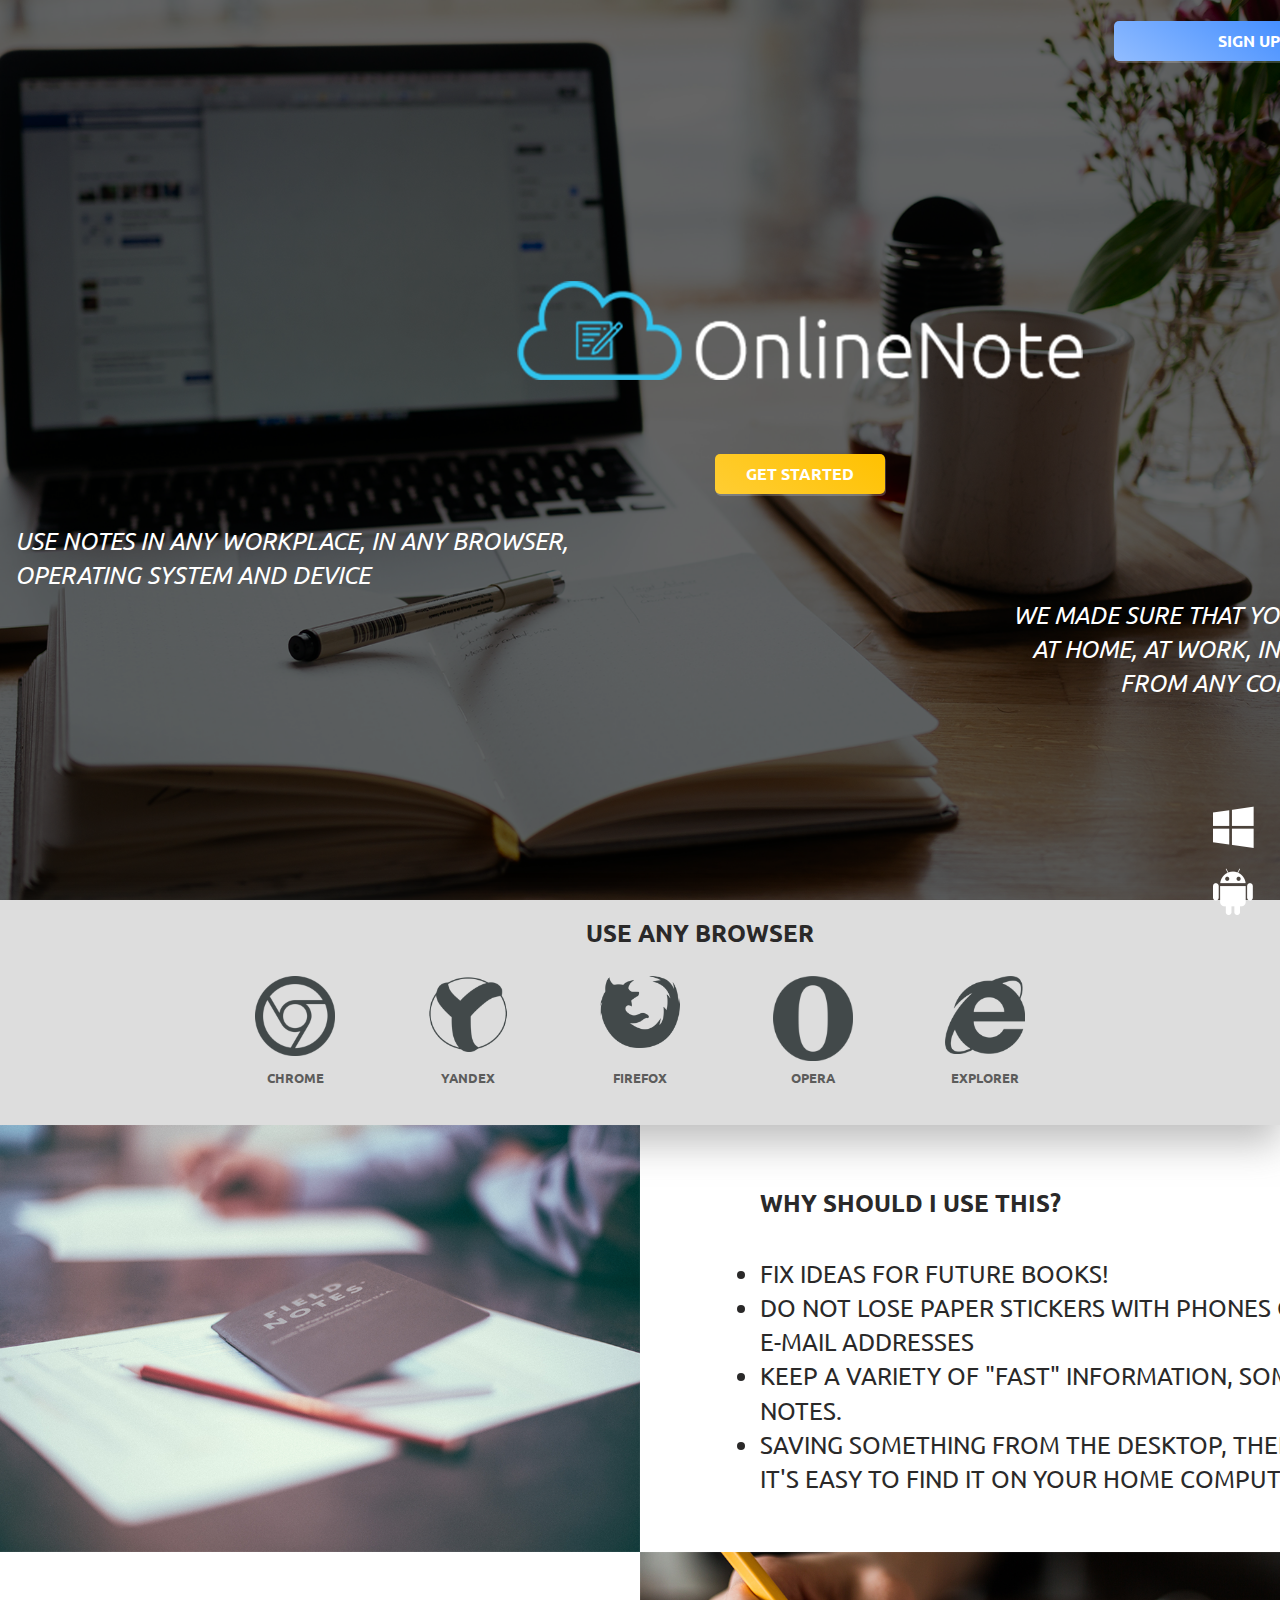
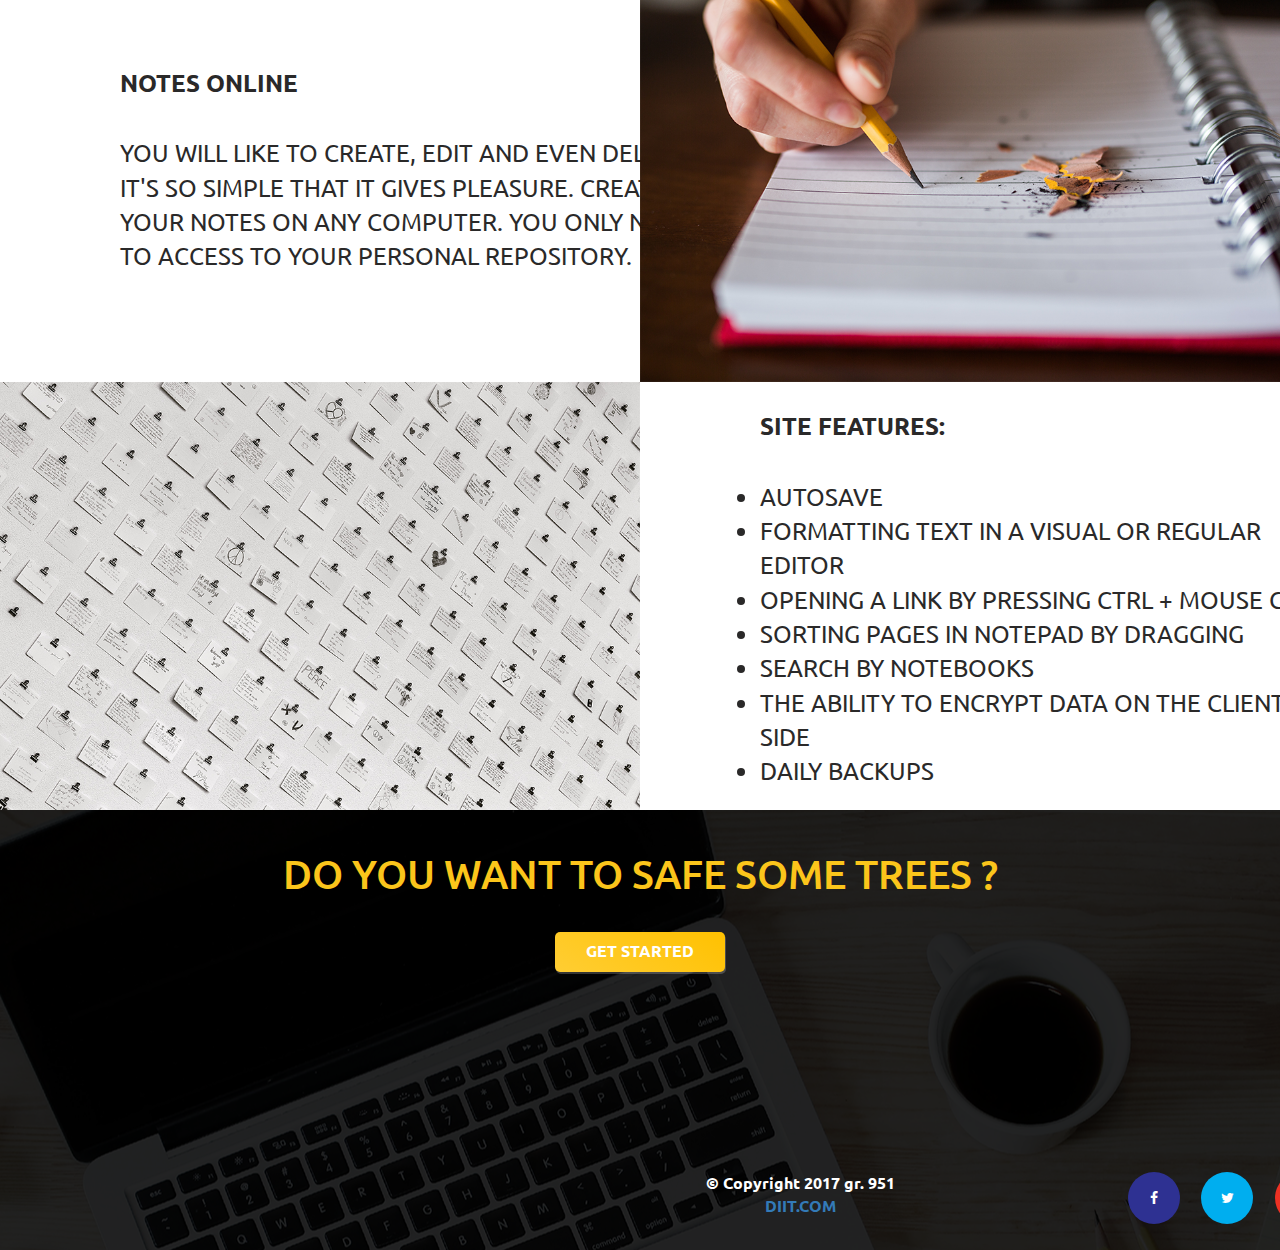
<file: templates/index.html>
<!DOCTYPE html>
<html lang="en">
<head>
	<meta charset="UTF-8"/>
	<title>OnlineNote</title>

	<meta name="viewport" content="width=device-width, initial-scale=1.0"/>
	<!--fonts-->
	<link href="https://fonts.googleapis.com/css?family=Ubuntu:300,400,500,700" rel="stylesheet"/>
	<!--logo-->
	<link rel="shortcut icon" href="/static/img/left-wheel.png" type="image/png"/>
	<!--icons-->
	<link rel="stylesheet" href="/static/font-awesome/css/font-awesome.min.css"/>
	<!-- Bootstrap -->
	<link href="/static/css/bootstrap.min.css" rel="stylesheet"/>
	<!-- CSS - main -->
	<link href="/static/css/main.css" rel="stylesheet" type="text/css"/>
	<!-- CSS - responsive -->
	<link rel="stylesheet" type="text/css" href="/static/css/responsive.css"/>
</head>
<body>

<header>
	<div class="opacity60">
		<div class="container">
			<div class="navbarTop">
				<a href="/registration">
					<div class="logUp">
						<span>SIGN UP</span>
					</div>
				</a>
				<a href="#" onclick="document.getElementById('id01').style.display='block'">
					<div class="logIn">
						<span>SIGN IN</span>
					</div>

				</a>

			</div>
			<div class="logo"><img src="/static/img/Logo.png" alt="no_uploaded_photo"/></div>
			<div class="getStarted"><a href="#">
				<div class="logIn">
					<span>GET STARTED</span>
				</div>

			</a></div>
			<div class="leftText"><span>Use notes in any workplace, in any browser, operating system and device</span>
			</div>
			<div class="rightText"><span>We made sure that you could view your NOTES at home, at work, in transport, on vacation, from any computer, phone or tablet.</span>
			</div>
			<div class="platformIcons"><img src="/static/img/os.png" alt="no_uploaded_photo"/></div>
		</div>
	</div>
</header>
<div class="browsersSection">
	<div class="wrap">
		<h3>Use any browser</h3>
		<div class="allBrowsers">
			<div class="browserItem"><img src="/static/img/cr.png" alt="no_uploaded_photo"/><span>Chrome</span></div>
			<div class="browserItem"><img src="/static/img/YAndeks.png" alt="no_uploaded_photo"/><span>Yandex</span>
			</div>
			<div class="browserItem"><img src="/static/img/mozilla.png" alt="no_uploaded_photo"/><span>Firefox</span>
			</div>
			<div class="browserItem"><img src="/static/img/opera3.png" alt="no_uploaded_photo"/><span>Opera</span></div>
			<div class="browserItem"><img src="/static/img/internet9.png" alt="no_uploaded_photo"/><span>Explorer</span>
			</div>
		</div>
	</div>
</div>
<div class="content">
	<div class="contentItem">
		<img src="/static/img/contentItem1.png" alt="no_uploaded_photo"/>
		<div class="text">
			<h3>Why should I use this?</h3>
			<ul>
				<li>FIX IDEAS FOR FUTURE BOOKS!</li>
				<li>DO NOT LOSE PAPER STICKERS WITH PHONES OR E-MAIL ADDRESSES</li>
				<li>KEEP A VARIETY OF "FAST" INFORMATION, SOME NOTES.</li>
				<li>SAVING SOMETHING FROM THE DESKTOP, THEN IT'S EASY TO FIND IT ON YOUR HOME COMPUTER!</li>

			</ul>
		</div>
	</div>
	<div class="contentItem">
		<img src="/static/img/contentItem2.png" alt="no_uploaded_photo"/>
		<div class="text">
			<h3>Notes online</h3>
			<p>
				You will like to create, edit and even delete notes.
				It's so simple that it gives pleasure. Create and use
				your notes on any computer. You only need internet
				to access to your personal repository.

			</p>
		</div>
	</div>
	<div class="contentItem">
		<img src="/static/img/contentItem3.png" alt="no_uploaded_photo"/>
		<div class="text">
			<h3>Site features:</h3>
			<ul>
				<li>Autosave</li>
				<li>Formatting text in a visual or regular editor</li>
				<li>Opening a link by pressing Ctrl + mouse click</li>
				<li>Sorting pages in notepad by dragging</li>
				<li>Search by notebooks</li>
				<li>The ability to encrypt data on the client side</li>
				<li>Daily backups</li>

			</ul>
		</div>
	</div>

</div>
<div class="footer">
	<div class="opacity60">
		<h1>DO YOU WANT TO SAFe SOME TREES ?</h1>
		<div class="getStarted"><a href="#">
			<div class="logIn">
				<span>GET STARTED</span>
			</div>

		</a></div>
		<div class="about">
			<div class="who">&copy; Copyright 2017 gr. 951<br/>
				<a href="#">DIIT.COM</a>
			</div>
			<div class="socialButtons">
				<a href="">
					<i class="fa fa-facebook"></i>
				</a>
				<a href="">
					<i class="fa fa-twitter"></i>
				</a>
				<a href="">
					<i class="fa fa-youtube-play"></i>
				</a>
				<a href="">
					<i class="fa fa-linkedin"></i>
				</a>
			</div>
		</div>
	</div>
</div>

<div id="id01" class="modal">
  <span onclick="document.getElementById('id01').style.display='none'"
		class="close" title="Close Modal">&times;</span>

	<!-- Modal Content -->
	<form class="modal-content animate" id="form_auth">
		<div class="container">
			<label><b>Username</b></label>
			<input type="text" placeholder="Enter Username" name="login" required>
			<br>
			<label><b>Password</b></label>
			<input type="password" placeholder="Enter Password" name="password" required>
			<br>
			<button type="submit">Login</button>
		</div>

		<div class="container" style="background-color:#f1f1f1">
			<button type="button" onclick="document.getElementById('id01').style.display='none'" class="cancelbtn">
				Cancel
			</button>
		</div>
	</form>
</div>
<!-- jQuery (necessary for Bootstrap's JavaScript plugins) -->
<script src="https://ajax.googleapis.com/ajax/libs/jquery/1.12.4/jquery.min.js"></script>
<!-- Include all compiled plugins (below), or include individual files as needed -->
<script src="/static/js/bootstrap.min.js"></script>
<script>
	// Get the modal
	var modal = document.getElementById('id01');

	// When the user clicks anywhere outside of the modal, close it
	window.onclick = function (event) {
		if (event.target === modal) {
			modal.style.display = "none";
		}
	};

	$(document).ready(function () {
		$('#form_auth').on('submit', function (e) {
			e.preventDefault();
			$.ajax({
				url: '/ajax/auth',
				method: 'POST',
				data: $(this).serializeArray()
			}).done(function (data) {
				if (data.result) {
					window.location.href='/dash'
				} else {
					alert('Invalid password');
				}
			}).fail(function (e) {
				alert('FAIL');
			});
		});
	});
</script>
</body>
</html>
</file>
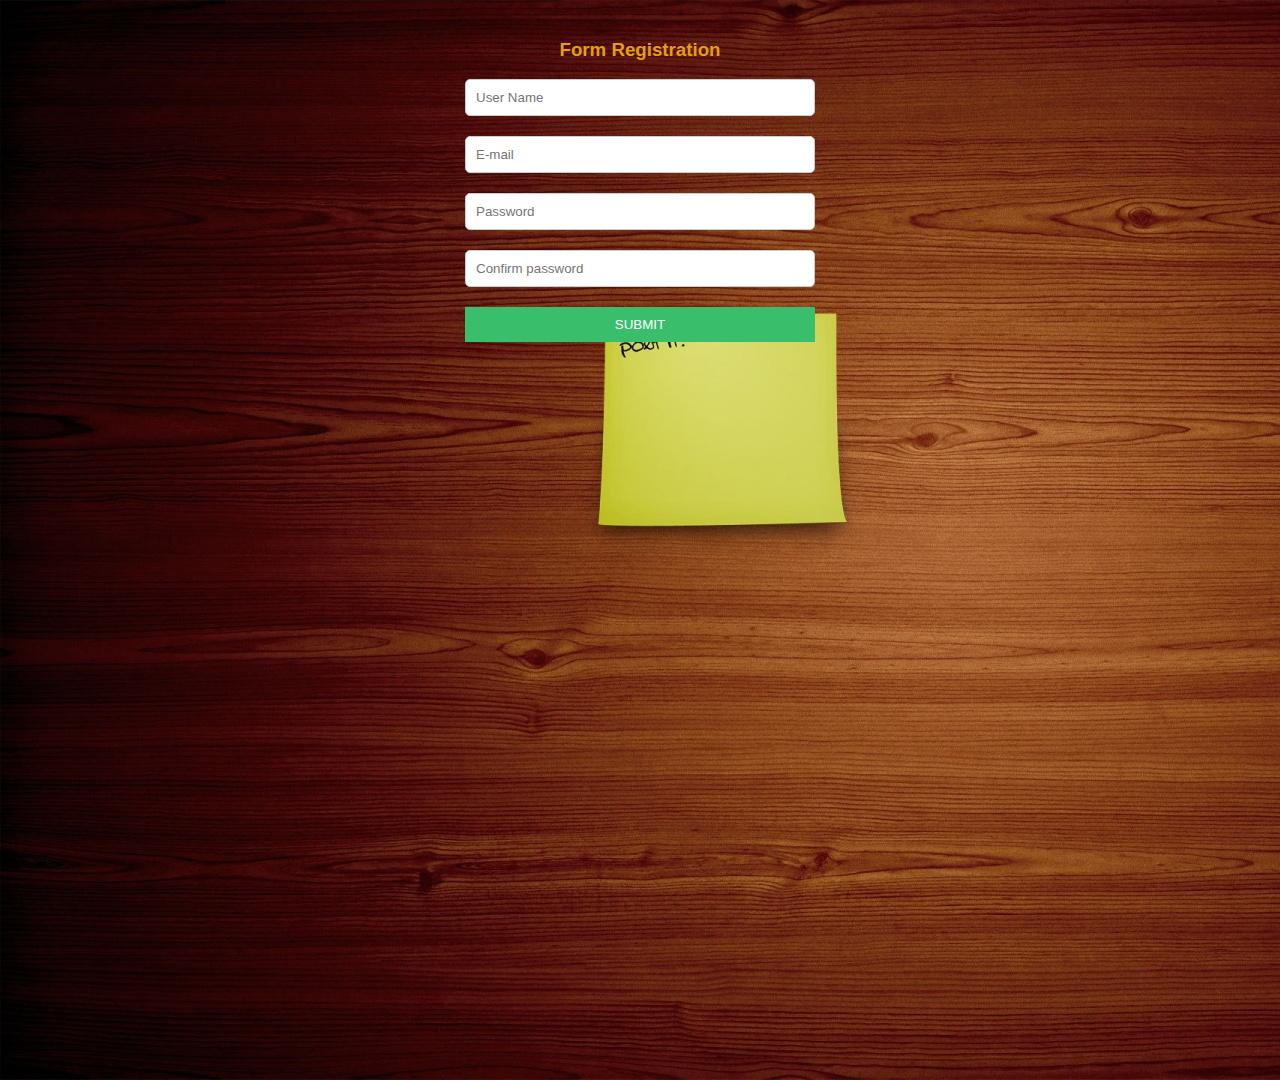
<file: templates/registration.html>
<!DOCTYPE html>
<html lang="en">
<head>
	<title>Form registration</title>
    <meta charset="UTF-8">
	<!-- CSS - Registration -->
    <link rel="stylesheet" href="/static/css/registration.css">
</head>
<body>


<div id="main">
	<div id="registration">
		<div class="container">
			<h3 class="form-title">Form Registration</h3>

			<form action="/registration" method="POST" class="form" id="js-register-form">
				<div class="message js-form-message"></div>
				<div class="form-group">
					<input type="text" placeholder="User Name" name="form_name" class="form-input">
				</div>
				<div class="form-group">
					<input type="email" placeholder="E-mail" name="form_email" class="form-input">
				</div>
				<div class="form-group">
					<input type="password" placeholder="Password" name="form_pswd1" id="form_pswd1" class="form-input">
				</div>
				<div class="form-group">
					<input type="password" placeholder="Confirm password" name="form_pswd2" class="form-input">
				</div>
				<div class="form-group">
					<button type="submit" class="form-btn">Submit</button>
				</div>
			</form>

		</div>
	</div>
</div>

<!-- jQuery -->
<script src="/static/bower_components/jquery/dist/jquery.min.js"></script>
<script src="/static/bower_components/jquery-validation/dist/jquery.validate.min.js"></script>
<script src="/static/js/custom.js"></script>


</body>
</html>
</file>
<file: static/css/main.css>
/*===========main styles=======*/
* {
	margin: 0;
	padding: 0;
	box-sizing: border-box;
	font-family: Ubuntu, Arial, sans-serif;
	/*border: 1px solid black;*/
	color: white;

}

.container {
	width: 1600px;
	margin: 0 auto;
	height: 100%;

}

.clearfix:after {
	content: '';
	display: table;
	width: 100%;
	clear: both;
}

h1 {

}

.fontSize10px {
	font-size: 10px;
}

h3 {
	font-size: 24px;
	font-weight: bold;
	text-transform: uppercase;
	color: #2a2929;
}

/*=========header==============*/

header {
	width: 100%;
	height: 100vh;
	background: rgb(92, 92, 92) url('../img/header-bg.png') no-repeat center top/cover;
}

.opacity60 {
	background-color: rgba(0, 0, 0, 0.6);
	width: 100%;
	height: 100vh;
}

.navbarTop {
	display: flex;
	justify-content: flex-end;

	padding-top: 21px;
	width: 100%;
}

.container a {
	text-decoration: none;
}

.logUp, .logIn {

	display: flex;
	justify-content: center;
	align-items: center;
	font-size: 16px;
	font-weight: bold;
	border-radius: 5px;
	height: 40px;
	transition: 1s;
	margin-left: 31px;

}

.logUp {

	box-shadow: 1px 2px 0px 0px rgba(255, 255, 255, 0.2);
	width: 270px;
	background: linear-gradient(-147deg, rgb(35, 122, 255), rgba(255, 255, 255, 0.5));
	background-color: rgb(35, 122, 255);

}

.logIn {

	box-shadow: 1px 2px 0px 0px rgba(255, 255, 255, 0.2);
	width: 170px;
	font-size: 16px;
	background: linear-gradient(-147deg, rgb(255, 193, 0.9), rgba(255, 255, 255, 0.2));
	background-color: rgb(255, 193, 0);
}

.logUp:hover, .logIn:hover {
	box-shadow: 20px 20px 0px 0px rgba(255, 255, 255, 0.2);

}

.logo {
	width: 100%;
	margin-top: 220px;
	display: flex;
	justify-content: center;
}

.logo img {

	margin: 0 auto;
}

.getStarted {
	margin-top: 74px;
	display: flex;
	justify-content: center;
}

.getStarted a .logIn {
	margin: 0;
}

.leftText {
	margin-top: 30px;
	width: 595px;
	display: flex;
	justify-content: flex-start;
	font-size: 24px;
	font-style: italic;
	text-transform: uppercase;
}

.rightText {
	margin-top: 5px;
	width: 100%;
	display: flex;
	justify-content: flex-end;
	font-size: 24px;
	font-style: italic;
	text-transform: uppercase;
}

.rightText span {
	width: 595px;
	text-align: right;
}

.platformIcons {
	width: 100%;
	display: flex;
	justify-content: flex-end;
	padding-right: 100px;
	padding-top: 100px;
}

/******** BROWSERS *******/
.browsersSection {
	background-color: #dddddd;
	width: 100%;
	height: 225px;
	display: flex;
	justify-content: center;
	box-shadow: 0px 18px 36.63px 0.37px rgba(134, 134, 134, 0.55);
}

.wrap {
	width: 770px;
}

.wrap h3 {
	text-align: center;
}

.allBrowsers {
	padding-top: 20px;
	width: 100%;
	display: flex;
	justify-content: space-between;
}

.browserItem {
	width: 80px;
	display: flex;
	flex-direction: column;
	justify-content: space-between;
	height: 110px;
}

.browserItem span {
	text-transform: uppercase;
	width: 80px !important;
	font-size: 12.5px;
	font-weight: bold;
	text-align: center;
	color: #5c5c5b;
}

.browserItem img {
	width: 100%;
}

/*CONTENT*/
.contentItem {
	width: 100%;
	display: flex;
	align-items: center;
	margin: auto 0;
}

.contentItem img {
	width: 50%;
}

.contentItem .text {
	width: 50%;

}

.contentItem h3 {
	margin-bottom: 40px;
}

.contentItem ul {
	width: 697px;
	color: #2a2929;
	text-transform: uppercase;
	font-size: 24px;
}

.contentItem ul li {
	color: #2a2929;
	text-transform: uppercase;
}

.contentItem ul li, h3 {
	margin-left: 120px;
}

.contentItem:nth-child(2n) {
	flex-direction: row-reverse;
}

.contentItem:nth-child(2n) p {
	color: #2a2929;
	text-transform: uppercase;
	font-size: 24px;
	width: 697px;
	margin-left: 120px;
}

/*****FOOOTER****/
.footer {
	width: 100%;
	height: 440px;
	background: rgb(92, 92, 92) url('../img/foote-bg.png') no-repeat center center;
	display: flex;
	justify-content: center;
}

.footer .opacity60 {
	height: 100%;
	background-color: rgba(0, 0, 0, 0.85);
}

.footer h1 {
	font-size: 40px;
	color: #fbc51b;
	text-align: center;
	text-transform: uppercase;
	margin-top: 42px;
	margin-bottom: 0;
}

.footer .getStarted {
	margin-top: 36px;
}

.footer .getStarted a {
	text-decoration: none;
}

.about {

	width: 1600px;
	margin: 0px auto;
	margin-top: 200px;
	display: flex;
	position: relative;
}

.who {
	width: 100%;
	text-align: center;
	font-size: 16px;
	font-weight: bold;
}

.socialButtons {
	position: absolute;
	right: 200px;
	top: 0;
}

.socialButtons {
	width: 272px;

	display: flex;
	justify-content: space-between;
}

.socialButtons i {
	width: 52px;
	height: 52px;
	border-radius: 100%;
	/*background-color: #000;*/
	text-align: center;
	line-height: 52px;
}

.socialButtons .fa-facebook {
	background-color: #2e3192;
}

.socialButtons .fa-twitter {
	background-color: #00aeef;
}

.socialButtons .fa-youtube-play {
	background-color: #ed3123;
}

.socialButtons .fa-linkedin {
	background-color: #171a8f;
}

/*=========================*/

/* Bordered form */
#id01 form {
	border: 3px solid #f1f1f1;
}

#id01 *:not(button) {
	color: black !important;
}

/* Full-width inputs */
#id01 input[type=text],#id01 input[type=password] {
	width: 70%;
	padding: 12px 20px;
	margin: 8px 0 8px 20px;
	display: inline-block;
	border: 1px solid #ccc;
	box-sizing: border-box;
}

/* Set a style for all buttons */
#id01 button {
	background-color: #4CAF50;
	color: white;
	padding: 14px 20px;
	margin: 8px 0;
	border: none;
	cursor: pointer;
	width: 100%;
}

/* Add a hover effect for buttons */
#id01 button:hover {
	opacity: 0.8;
}

/* Extra style for the cancel button (red) */
#id01 .cancelbtn {
	width: auto;
	padding: 10px 18px;
	background-color: #f44336;
}

/* Center the avatar image inside this container */
#id01 .imgcontainer {
	text-align: center;
	margin: 24px 0 12px 0;
}


/* Add padding to containers */
#id01 .container {
	padding: 16px;
	width: 100%;
}

/* The "Forgot password" text */
#id01 span.psw {
	float: right;
	padding-top: 16px;
}

/* The Modal (background) */
#id01.modal {
	display: none; /* Hidden by default */
	position: fixed; /* Stay in place */
	z-index: 1; /* Sit on top */
	left: 0;
	top: 0;
	width: 100%; /* Full width */
	height: 100%; /* Full height */
	overflow: auto; /* Enable scroll if needed */
	background-color: rgb(0, 0, 0); /* Fallback color */
	background-color: rgba(0, 0, 0, 0.4); /* Black w/ opacity */
	padding-top: 60px;
}

/* Modal Content/Box */
#id01 .modal-content {
	background-color: #fefefe;
	margin: 5px auto; /* 15% from the top and centered */
	border: 1px solid #888;
	width: 40%; /* Could be more or less, depending on screen size */
}

/* The Close Button */
#id01 .close {
	/* Position it in the top right corner outside of the modal */
	position: absolute;
	right: 25px;
	top: 0;
	color: #000;
	font-size: 35px;
	font-weight: bold;
}

/* Close button on hover */
#id01 .close:hover,
#id01 .close:focus {
	color: red;
	cursor: pointer;
}

/* Add Zoom Animation */
#id01 .animate {
	-webkit-animation: animatezoom 0.6s;
	animation: animatezoom 0.6s
}

@-webkit-keyframes animatezoom {
	from {
		-webkit-transform: scale(0)
	}
	to {
		-webkit-transform: scale(1)
	}
}

@keyframes animatezoom {
	from {
		transform: scale(0)
	}
	to {
		transform: scale(1)
	}
}
</file>
<file: static/css/responsive.css>
@media screen and (max-width: 1199px) {





}

/*---------For Tablets(767-979)-------*/


@media screen and (max-width: 979px) {
    .container{
        width: 768px;
    }


}
/*---------For Phones (320-767) -------*/
@media screen and (max-width: 767px) {


    .container {
        width: 100%;
    }


}
</file>
<file: static/css/registration.css>
/* Generated by less 2.5.1 */
body {
  font-family: Arial, sans-serif;
  font-size: 16px;
  margin: 0;
  overflow-x: auto; 
  overflow-y: hidden;
}

#main {
	width:100%;
	height:1080px;
}

#registration{
	height:100%;
	background:url(../img/registration.jpg);
}

* {
  box-sizing: border-box;
}
.container {
  width: 100%;
  height: 100%;
  margin: 0 auto;
  padding: 20px;
}
.form {
  width: 350px;
  margin: 0 auto;
}
.form-title {
  text-align: center;
  color: #e59e10;
}
.form-group {
  margin-bottom: 20px;
  position: relative;
}
.form-input,
.form-textarea {
  width: 100%;
  border: 1px solid #ccc;
  padding: 10px;
  border-radius: 5px;
}
.form-input:focus,
.form-textarea:focus {
  outline: 0;
  border-color: #6ebbd8;
  box-shadow: 0 0 5px #6ebbd8;
}
.form-input_error,
.form-textarea_error {
  border-color: #e85656;
  box-shadow: 0 0 3px #e85656;
}
.form-input_success,
.form-textarea_success {
  border-color: #7dbf23;
  box-shadow: 0 0 3px #7dbf23;
}
label.error {
  width: 150px;
  display: block;
  padding-left: 10px;
  font-size: 12px;
  color: #e59e10;
  position: absolute;
  left: 100%;
  top: 0px;
  z-index: 1;
  font-weight:bold;
}
.form-textarea {
  font-family: Arial, sans-serif;
  resize: vertical;
}
.form-btn {
  width: 100%;
  display: block;
  border: 0;
  padding: 10px;
  background-color: #39be6c;
  text-align: center;
  text-transform: uppercase;
  color: #fff;
}
.form-btn:hover {
  background-color: #33aa61;
  cursor: pointer;
}
.message {
  padding: 10px;
  margin-bottom: 20px;
  background-color: #efa0a0;
  color: #cc5555;
  text-align: center;
  font-size: 14px;
}
.message:empty {
  display: none;
}
</file>
